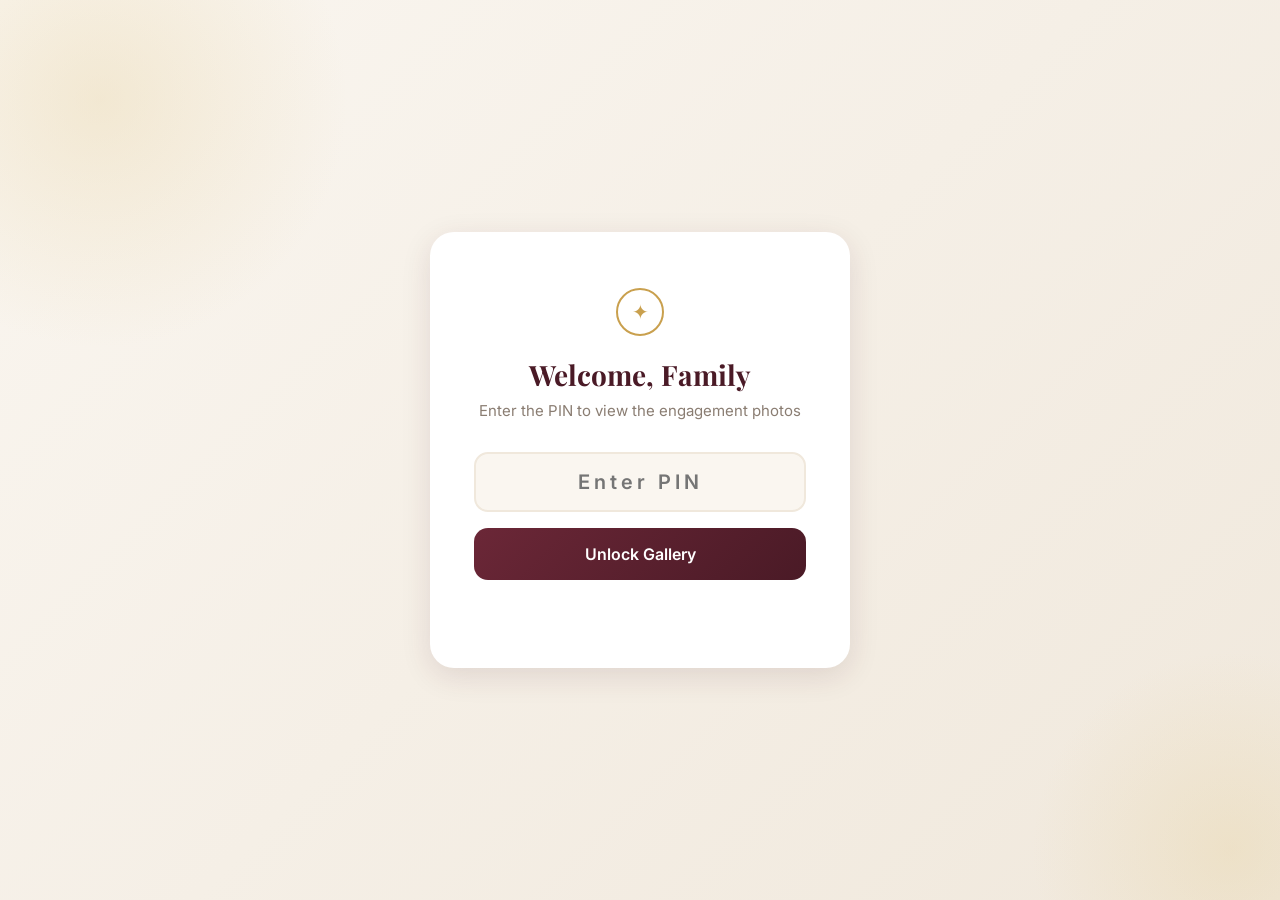
<file: frontend/index.html>
<!DOCTYPE html>
<html lang="en">
<head>
<meta charset="UTF-8">
<meta name="viewport" content="width=device-width, initial-scale=1.0">
<title>Family Gallery — Enter PIN</title>
<link rel="stylesheet" href="style.css">
</head>
<body>
  <div class="pin-screen">
    <div class="pin-card">
      <div class="ornament">✦</div>
      <h1>Welcome, Family</h1>
      <p>Enter the PIN to view the engagement photos</p>
      <input type="text" id="pinInput" class="pin-input" placeholder="Enter PIN" maxlength="12"
        autocomplete="off" name="gallery-pin"
        onkeydown="if(event.key==='Enter') submitPin()">
      <button class="pin-btn" onclick="submitPin()">Unlock Gallery</button>
      <div class="pin-error" id="pinError"></div>
    </div>
  </div>
  <script src="app.js"></script>
</body>
</html>
</file>
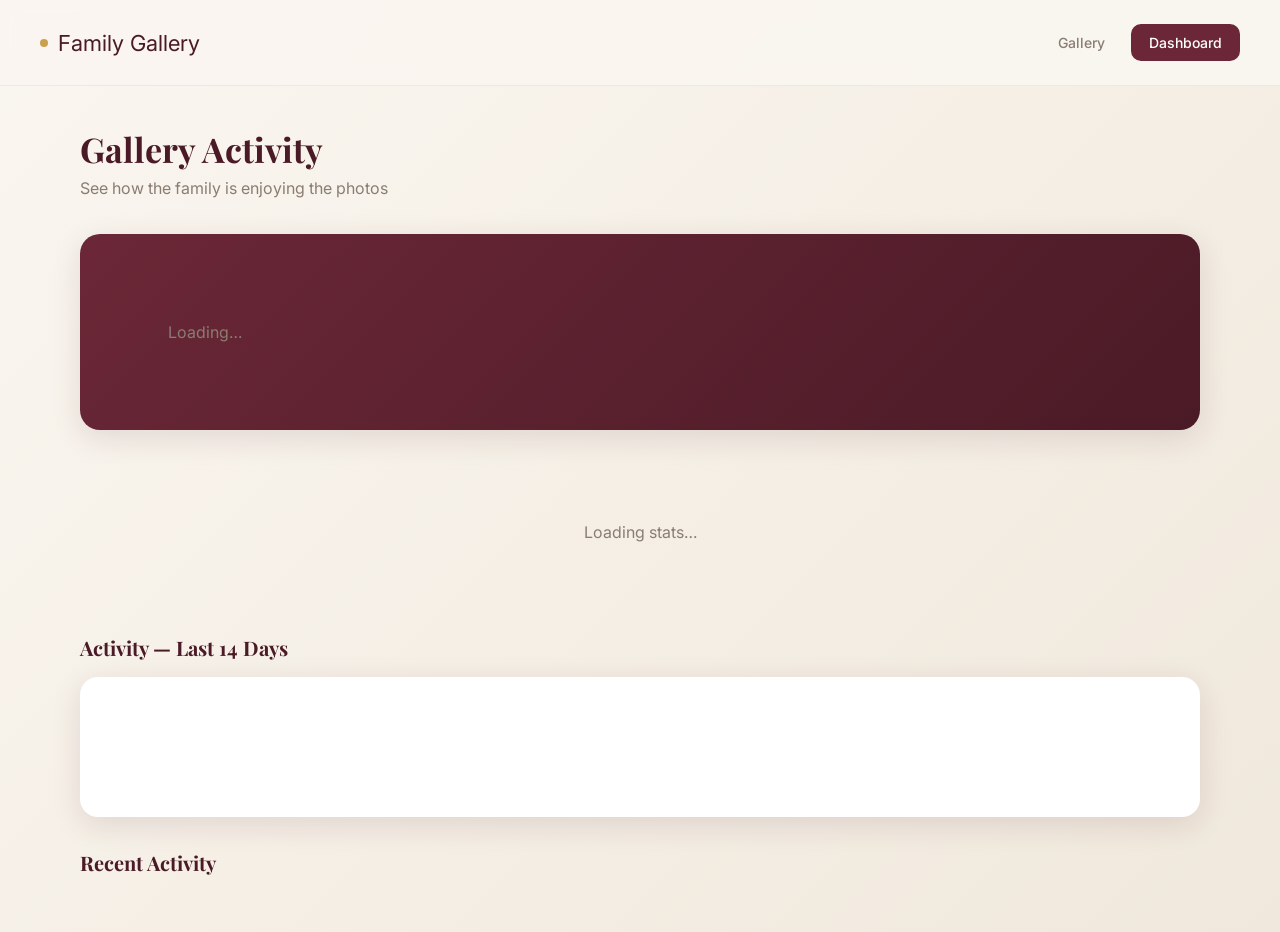
<file: frontend/dashboard.html>
<!DOCTYPE html>
<html lang="en">
<head>
<meta charset="UTF-8">
<meta name="viewport" content="width=device-width, initial-scale=1.0">
<title>Gallery Dashboard</title>
<link rel="stylesheet" href="style.css">
</head>
<body>
  <nav class="top-nav">
    <div class="brand"><span class="dot"></span> Family Gallery</div>
    <div class="nav-links">
      <a href="gallery.html">Gallery</a>
      <a href="dashboard.html" class="active">Dashboard</a>
    </div>
  </nav>

  <div class="container">
    <h1 class="page-title">Gallery Activity</h1>
    <p class="page-subtitle">See how the family is enjoying the photos</p>

    <div class="highlight-card" id="highlightCard">
      <div class="loading">Loading…</div>
    </div>

    <div class="stats-grid" id="statsGrid">
      <div class="loading">Loading stats…</div>
    </div>

    <h2 class="section-title">Activity — Last 14 Days</h2>
    <div class="timeline-bar-row" id="timelineBars"></div>

    <h2 class="section-title">Recent Activity</h2>
    <div class="activity-list" id="activityList"></div>
  </div>

  <script src="app.js"></script>
  <script>loadDashboard();</script>
</body>
</html>
</file>
<file: frontend/style.css>
@import url('https://fonts.googleapis.com/css2?family=Playfair+Display:wght@500;600;700&family=Inter:wght@400;500;600;700&display=swap');

:root {
  --cream: #faf6f0;
  --cream-dark: #f0e8dc;
  --maroon: #6b2737;
  --maroon-deep: #4a1a26;
  --gold: #c9a04e;
  --gold-light: #e8d5a8;
  --blush: #f3d9d9;
  --text-dark: #2e2420;
  --text-muted: #8a7d72;
  --white: #ffffff;
  --shadow: 0 8px 30px rgba(74, 26, 38, 0.12);
  --shadow-hover: 0 16px 40px rgba(74, 26, 38, 0.2);
}

* { box-sizing: border-box; margin: 0; padding: 0; }

body {
  font-family: 'Inter', sans-serif;
  background: linear-gradient(135deg, var(--cream) 0%, var(--cream-dark) 100%);
  color: var(--text-dark);
  min-height: 100vh;
}

h1, h2, h3, .serif { font-family: 'Playfair Display', serif; }

/* ---------- PIN SCREEN ---------- */
.pin-screen {
  min-height: 100vh;
  display: flex;
  align-items: center;
  justify-content: center;
  padding: 20px;
  position: relative;
  overflow: hidden;
}

.pin-screen::before,
.pin-screen::after {
  content: '';
  position: absolute;
  border-radius: 50%;
  background: radial-gradient(circle, var(--gold-light) 0%, transparent 70%);
  opacity: 0.4;
}
.pin-screen::before { width: 500px; height: 500px; top: -150px; left: -150px; }
.pin-screen::after { width: 400px; height: 400px; bottom: -150px; right: -150px; }

.pin-card {
  background: var(--white);
  border-radius: 24px;
  padding: 56px 44px;
  max-width: 420px;
  width: 100%;
  text-align: center;
  box-shadow: var(--shadow);
  position: relative;
  z-index: 1;
  animation: floatIn 0.6s ease;
}

@keyframes floatIn {
  from { opacity: 0; transform: translateY(20px); }
  to { opacity: 1; transform: translateY(0); }
}

.pin-card .ornament {
  width: 48px; height: 48px;
  margin: 0 auto 20px;
  border: 2px solid var(--gold);
  border-radius: 50%;
  display: flex; align-items: center; justify-content: center;
  color: var(--gold);
  font-size: 20px;
}

.pin-card h1 { font-size: 28px; color: var(--maroon-deep); margin-bottom: 8px; }
.pin-card p { color: var(--text-muted); margin-bottom: 32px; font-size: 15px; }

.pin-input {
  width: 100%;
  padding: 16px 20px;
  font-size: 20px;
  letter-spacing: 4px;
  text-align: center;
  border: 2px solid var(--cream-dark);
  border-radius: 14px;
  background: var(--cream);
  color: var(--text-dark);
  outline: none;
  transition: border-color 0.2s;
  font-family: 'Inter', sans-serif;
  font-weight: 600;
}
.pin-input:focus { border-color: var(--gold); }

.pin-btn {
  width: 100%;
  padding: 16px;
  margin-top: 16px;
  background: linear-gradient(135deg, var(--maroon) 0%, var(--maroon-deep) 100%);
  color: var(--white);
  border: none;
  border-radius: 14px;
  font-size: 16px;
  font-weight: 600;
  cursor: pointer;
  transition: transform 0.15s, box-shadow 0.15s;
  font-family: 'Inter', sans-serif;
}
.pin-btn:hover { transform: translateY(-2px); box-shadow: var(--shadow-hover); }
.pin-btn:active { transform: translateY(0); }

.pin-error {
  color: #b03a3a;
  font-size: 14px;
  margin-top: 14px;
  min-height: 18px;
}

/* ---------- HEADER / NAV ---------- */
.top-nav {
  display: flex;
  justify-content: space-between;
  align-items: center;
  padding: 24px 40px;
  background: rgba(250, 246, 240, 0.9);
  backdrop-filter: blur(8px);
  position: sticky;
  top: 0;
  z-index: 50;
  border-bottom: 1px solid var(--cream-dark);
}

.top-nav .brand { font-size: 22px; color: var(--maroon-deep); display: flex; align-items: center; gap: 10px; }
.top-nav .brand .dot { width: 8px; height: 8px; background: var(--gold); border-radius: 50%; }

.nav-links { display: flex; gap: 8px; }
.nav-links a {
  text-decoration: none;
  color: var(--text-muted);
  padding: 10px 18px;
  border-radius: 10px;
  font-weight: 500;
  font-size: 14px;
  transition: background 0.2s, color 0.2s;
}
.nav-links a:hover, .nav-links a.active { background: var(--maroon); color: var(--white); }

.container { max-width: 1200px; margin: 0 auto; padding: 40px; }

.page-title { font-size: 34px; color: var(--maroon-deep); margin-bottom: 6px; }
.page-subtitle { color: var(--text-muted); margin-bottom: 36px; }

/* ---------- ALBUM GRID ---------- */
.album-grid {
  display: grid;
  grid-template-columns: repeat(auto-fill, minmax(260px, 1fr));
  gap: 24px;
}

.album-card {
  background: var(--white);
  border-radius: 20px;
  overflow: hidden;
  cursor: pointer;
  box-shadow: var(--shadow);
  transition: transform 0.25s, box-shadow 0.25s;
  position: relative;
}
.album-card:hover { transform: translateY(-6px); box-shadow: var(--shadow-hover); }

.album-cover {
  height: 200px;
  background: linear-gradient(135deg, var(--blush), var(--gold-light));
  display: flex; align-items: center; justify-content: center;
  font-size: 40px;
  color: var(--maroon);
  overflow: hidden;
}
.album-cover img { width: 100%; height: 100%; object-fit: cover; }

.album-info { padding: 20px; }
.album-info h3 { color: var(--maroon-deep); font-size: 19px; margin-bottom: 4px; text-transform: capitalize; }
.album-info span { color: var(--text-muted); font-size: 13px; }

/* ---------- PHOTO GRID ---------- */
.back-link {
  display: inline-flex; align-items: center; gap: 6px;
  color: var(--maroon); text-decoration: none; font-weight: 500;
  margin-bottom: 24px; font-size: 14px;
}

.photo-grid {
  display: grid;
  grid-template-columns: repeat(auto-fill, minmax(200px, 1fr));
  gap: 16px;
}

.photo-thumb {
  aspect-ratio: 1;
  border-radius: 14px;
  overflow: hidden;
  cursor: pointer;
  position: relative;
  box-shadow: 0 4px 14px rgba(74,26,38,0.1);
  background: var(--cream-dark);
}
.photo-thumb img {
  width: 100%; height: 100%; object-fit: cover;
  transition: transform 0.35s ease;
  display: block;
}
.photo-thumb:hover img { transform: scale(1.08); }
.photo-thumb::after {
  content: '';
  position: absolute; inset: 0;
  background: linear-gradient(to top, rgba(74,26,38,0.35), transparent 40%);
  opacity: 0;
  transition: opacity 0.25s;
}
.photo-thumb:hover::after { opacity: 1; }

/* ---------- LIGHTBOX ---------- */
.lightbox {
  position: fixed; inset: 0;
  background: rgba(20, 12, 10, 0.92);
  display: none;
  align-items: center; justify-content: center;
  z-index: 100;
  flex-direction: column;
  padding: 20px;
}
.lightbox.open { display: flex; }
.lightbox img {
  max-width: 90vw; max-height: 75vh;
  border-radius: 12px;
  box-shadow: 0 20px 60px rgba(0,0,0,0.5);
}
.lightbox-controls {
  display: flex; gap: 14px; margin-top: 24px;
}
.lightbox-btn {
  padding: 12px 28px;
  border-radius: 12px;
  border: none;
  font-weight: 600;
  cursor: pointer;
  font-family: 'Inter', sans-serif;
  transition: transform 0.15s;
}
.lightbox-btn:hover { transform: translateY(-2px); }
.lightbox-btn.download { background: var(--gold); color: var(--maroon-deep); }
.lightbox-btn.close { background: transparent; color: var(--white); border: 1.5px solid rgba(255,255,255,0.4); }
.lightbox-close-x {
  position: absolute; top: 24px; right: 32px;
  color: var(--white); font-size: 32px; cursor: pointer;
  opacity: 0.8; transition: opacity 0.2s;
}
.lightbox-close-x:hover { opacity: 1; }

/* ---------- DASHBOARD ---------- */
.stats-grid {
  display: grid;
  grid-template-columns: repeat(auto-fit, minmax(220px, 1fr));
  gap: 20px;
  margin-bottom: 32px;
}
.stat-card {
  background: var(--white);
  border-radius: 18px;
  padding: 28px;
  box-shadow: var(--shadow);
}
.stat-card .num { font-size: 36px; color: var(--maroon-deep); font-family: 'Playfair Display', serif; }
.stat-card .label { color: var(--text-muted); font-size: 14px; margin-top: 4px; }

.highlight-card {
  background: linear-gradient(135deg, var(--maroon) 0%, var(--maroon-deep) 100%);
  color: var(--white);
  border-radius: 20px;
  padding: 28px;
  display: flex;
  align-items: center;
  gap: 20px;
  margin-bottom: 32px;
  box-shadow: var(--shadow);
}
.highlight-card img { width: 90px; height: 90px; border-radius: 14px; object-fit: cover; }
.highlight-card h3 { font-size: 22px; margin-bottom: 4px; }
.highlight-card p { opacity: 0.85; font-size: 14px; }

.section-title { font-size: 20px; color: var(--maroon-deep); margin: 32px 0 16px; }

.timeline-bar-row { display: flex; align-items: flex-end; gap: 8px; height: 140px; background: var(--white); border-radius: 18px; padding: 20px; box-shadow: var(--shadow); }
.timeline-bar { flex: 1; background: linear-gradient(180deg, var(--gold), var(--gold-light)); border-radius: 6px 6px 0 0; min-height: 4px; position: relative; }
.timeline-bar span { position: absolute; top: -20px; left: 50%; transform: translateX(-50%); font-size: 11px; color: var(--text-muted); }

.activity-list {
  background: var(--white);
  border-radius: 18px;
  box-shadow: var(--shadow);
  overflow: hidden;
}
.activity-item {
  display: flex; align-items: center; justify-content: space-between;
  padding: 16px 22px;
  border-bottom: 1px solid var(--cream-dark);
  font-size: 14px;
}
.activity-item:last-child { border-bottom: none; }
.activity-item .tag {
  padding: 3px 10px; border-radius: 20px; font-size: 12px; font-weight: 600;
}
.tag.view { background: var(--blush); color: var(--maroon-deep); }
.tag.download { background: var(--gold-light); color: var(--maroon-deep); }

.loading { text-align: center; padding: 60px; color: var(--text-muted); }

.lightbox-nav-btn {
  position: absolute;
  top: 50%;
  left: 20px;
  transform: translateY(-50%);
  background: rgba(255,255,255,0.15);
  color: var(--white);
  border: none;
  width: 52px;
  height: 52px;
  border-radius: 50%;
  font-size: 28px;
  cursor: pointer;
  transition: background 0.2s;
  z-index: 10;
}
.lightbox-nav-btn:hover { background: rgba(255,255,255,0.3); }
</file>
